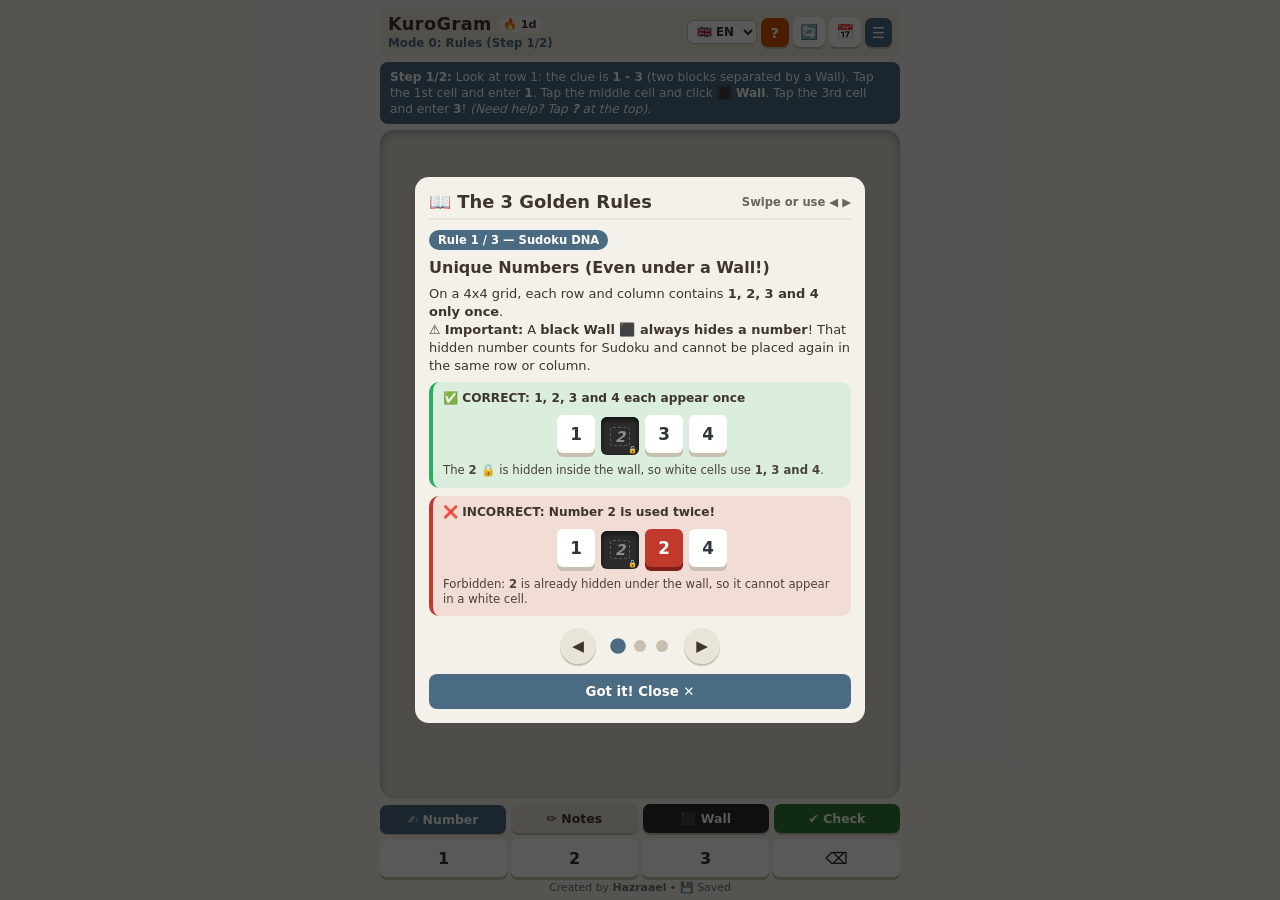
<file: index.html>
<!DOCTYPE html>
<html lang="fr">
<head>
    <meta charset="UTF-8">
    <meta name="viewport" content="width=device-width, initial-scale=1.0, maximum-scale=1.0, user-scalable=no">
    <title>KuroGram</title>
    <link rel="manifest" href="/kurogram/manifest.json">
    <link rel="icon" type="image/png" sizes="192x192" href="/kurogram/icon-192.png">
    <link rel="apple-touch-icon" href="/kurogram/icon-192.png">
    <meta name="theme-color" content="#4a6b82">
    <meta name="apple-mobile-web-app-capable" content="yes">
    <meta name="apple-mobile-web-app-status-bar-style" content="black-translucent">
    <link rel="stylesheet" href="style.css">
</head>
<body class="game-screen theme-paper">
    <!-- CONTENEUR DE NOTIFICATIONS INTÉGRÉES & DÉBLOCAGES -->
    <div id="toast-container" class="toast-container" aria-live="polite"></div>

    <div id="app">
        <!-- EN-TÊTE UNIFIÉ COMPACT -->
        <header class="top-bar">
            <div class="brand-col">
                <div class="brand-line">
                    <h1>KuroGram</h1>
                    <span id="streak-badge">🔥 1j</span>
                    <span id="lives-container" class="hidden">❤️❤️❤️❤️</span>
                </div>
                <div class="sub-status">
                    <span id="mode-label">Mode 0</span>
                    <select id="size-selector" class="size-selector hidden"></select>
                </div>
            </div>

            <div class="header-actions">
                <div id="timer-label" class="timer-pill hidden">⏱️ 00:00</div>
                <select id="lang-selector" class="lang-selector" title="Language / Langue / Idioma">
                    <option value="fr">🇫🇷 FR</option>
                    <option value="en">🇬🇧 EN</option>
                    <option value="es">🇪🇸 ES</option>
                </select>
                <button id="btn-help" class="icon-btn help-btn">?</button>
                <button id="btn-new-grid" class="icon-btn">🔄</button>
                <button id="btn-daily" class="icon-btn">📅</button>
                <button id="btn-menu" class="icon-btn menu-btn">
                    ☰<span id="menu-unlock-dot" class="unlock-dot hidden"></span>
                </button>
            </div>
        </header>

        <!-- BANDEAU TUTORIEL / GUIDAGE (Modes 0 et 1 uniquement) -->
        <div id="guide-banner" class="guide-banner hidden">
            <span id="guide-text"></span>
        </div>

        <!-- PLATEAU DE JEU 2.5D AUTO-ADAPTATIF -->
        <main class="board-wrapper" id="board-wrapper">
            <div id="grid-container" class="grid-container"></div>
        </main>

        <!-- ZONE DE CONTRÔLES TOUJOURS VISIBLE EN BAS -->
        <section class="controls-area">
            <div class="input-modes">
                <button id="tool-num" class="tool-btn active" data-i18n="toolNum">✍️ Chiffre</button>
                <button id="tool-note" class="tool-btn" data-i18n="toolNote">✏️ Notes</button>
                <button id="action-wall" class="tool-btn wall-action-btn" data-i18n="toolWall">⬛ Mur</button>
                <button id="btn-verify" class="tool-btn verify-btn" data-i18n="toolVerify">✔️ Vérifier</button>
            </div>

            <!-- PAVÉ NUMÉRIQUE COMPACT -->
            <div id="numpad" class="numpad"></div>

            <!-- BARRE DES 3 BONUS + CRÉDIT INTÉGRÉ -->
            <div id="bonus-bar" class="bonus-bar">
                <button id="bonus-hammer" class="bonus-btn">
                    <span class="bonus-icon" id="icon-b1">🔨</span>
                    <span class="bonus-name" id="name-b1">Tampon</span>
                    <span class="bonus-count" id="count-b1">3</span>
                </button>
                <button id="bonus-quill" class="bonus-btn">
                    <span class="bonus-icon" id="icon-b2">🪶</span>
                    <span class="bonus-name" id="name-b2">Plume</span>
                    <span class="bonus-count" id="count-b2">2</span>
                </button>
                <button id="bonus-pencil" class="bonus-btn">
                    <span class="bonus-icon" id="icon-b3">✏️</span>
                    <span class="bonus-name" id="name-b3">Crayon</span>
                    <span class="bonus-count" id="count-b3">3</span>
                </button>
            </div>
            <footer class="credits" id="footer-credits">
                <span data-i18n="createdBy">Créé par</span> <strong>Hazraael</strong> • <span id="save-indicator" data-i18n="saved">💾 Sauvegardé</span>
            </footer>
        </section>
    </div>

    <!-- MODALE : CARROUSEL VISUEL DES 3 RÈGLES (INJECTÉ PAR I18N.JS) -->
    <div id="modal-rules" class="modal hidden">
        <div class="modal-content rules-modal-content">
            <div class="rules-header">
                <h2 data-i18n="rulesModalTitle">📖 Les 3 Règles d'Or</h2>
                <span class="swipe-hint" data-i18n="swipeHint">Glissez ou utilisez ◀ ▶</span>
            </div>

            <div id="rules-carousel" class="rules-carousel">
                <div class="rule-slide" data-slide="0"></div>
                <div class="rule-slide hidden" data-slide="1"></div>
                <div class="rule-slide hidden" data-slide="2"></div>
            </div>

            <div class="carousel-nav">
                <button id="rule-prev" class="carousel-arrow">◀</button>
                <div class="carousel-dots">
                    <button class="carousel-dot active" data-dot="0"></button>
                    <button class="carousel-dot" data-dot="1"></button>
                    <button class="carousel-dot" data-dot="2"></button>
                </div>
                <button id="rule-next" class="carousel-arrow">▶</button>
            </div>

            <div class="rules-footer-actions">
                <button id="btn-close-rules" class="primary-btn" data-i18n="rulesCloseBtn">J'ai compris ! Fermer ✕</button>
                <button id="btn-rules-start-tuto" class="secondary-btn hidden" data-i18n="rulesStartTutoBtn">🎓 Faire le tutoriel guidé (Mode 0)</button>
            </div>
        </div>
    </div>

    <!-- MODALE : QUESTION AVANT LE PUZZLE DU JOUR -->
    <div id="modal-daily-check" class="modal hidden">
        <div class="modal-content center">
            <h2 data-i18n="dailyCheckTitle">📅 Défi du Jour (5x5)</h2>
            <p id="daily-check-desc"></p>
            <div class="end-actions">
                <button id="btn-daily-know-yes" class="primary-btn" data-i18n="dailyKnowYes"></button>
                <button id="btn-daily-know-no" class="secondary-btn" data-i18n="dailyKnowNo"></button>
                <button id="btn-daily-cancel" class="close-modal-btn" data-i18n="cancel"></button>
            </div>
        </div>
    </div>

    <!-- MENU UNIQUE CENTRALISÉ -->
    <div id="modal-hub" class="modal hidden">
        <div class="modal-content">
            <div class="hub-tabs">
                <button class="hub-tab active" data-tab="tab-modes" data-i18n="tabModes">⚙️ Modes</button>
                <button class="hub-tab" data-tab="tab-stats" data-i18n="tabStats">📊 Stats</button>
                <button class="hub-tab" data-tab="tab-themes" data-i18n="tabThemes">🏆 Thèmes</button>
            </div>

            <!-- ONGLET 1 : MODES & PARAMÈTRES -->
            <div id="tab-modes" class="tab-pane">
                <div class="mode-list" id="mode-list"></div>
                <hr>
                <label class="toggle-row">
                    <span data-i18n="engravedToggle">Chiffres gravés 🔒 dans les murs (Modes 0-3)</span>
                    <input type="checkbox" id="toggle-engraved" checked>
                </label>
                <div class="dev-unlock-box">
                    <input type="text" id="secret-code-input" placeholder="Code...">
                    <button id="btn-secret-code" class="primary-btn" data-i18n="validate">Valider</button>
                </div>
                <button id="btn-player-reset" class="danger-btn" style="margin-top:4px;" data-i18n="resetProgressBtn"></button>

                <!-- ZONE DE TEST MASQUÉE PAR DÉFAUT -->
                <div id="debug-zone" class="debug-zone hidden">
                    <strong data-i18n="devToolsTitle">🛠️ Outils Développeur (Test) :</strong>
                    <div class="debug-actions">
                        <button id="btn-debug-unlock" class="secondary-btn" data-i18n="debugUnlockBtn"></button>
                        <button id="btn-debug-reset" class="danger-btn" data-i18n="debugResetBtn"></button>
                    </div>
                </div>
            </div>

            <!-- ONGLET 2 : STATISTIQUES PERSONNELLES -->
            <div id="tab-stats" class="tab-pane hidden">
                <div class="stats-filter-row">
                    <label for="stats-size-filter"><strong data-i18n="statsShowLabel">Afficher :</strong></label>
                    <select id="stats-size-filter" class="size-selector"></select>
                </div>
                <div id="stats-grid" class="stats-grid"></div>
                <div id="stats-details" class="stats-details"></div>
            </div>

            <!-- ONGLET 3 : THÈMES & HAUTS-FAITS -->
            <div id="tab-themes" class="tab-pane hidden">
                <h3 data-i18n="themesTitle">Thèmes Visuels</h3>
                <div id="theme-selector" class="theme-list"></div>
                <h3 data-i18n="achievementsTitle">Hauts-Faits</h3>
                <div id="achievements-list" class="achievements-list"></div>
            </div>

            <button class="close-modal-btn" data-close="modal-hub" data-i18n="closeEsc">Fermer (Échap)</button>
        </div>
    </div>

    <!-- MODALE : VICTOIRE / DÉFAITE -->
    <div id="modal-end" class="modal hidden">
        <div class="modal-content center">
            <h2 id="end-title"></h2>
            <p id="end-message"></p>
            <div id="end-ad-info" class="ad-limit-box hidden"></div>
            <div class="end-actions">
                <button id="btn-extra-life" class="secondary-btn hidden"></button>
                <button id="btn-next-level" class="primary-btn"></button>
            </div>
        </div>
    </div>

    <!-- MODALE : CONFIRMATION INTÉGRÉE -->
    <div id="modal-confirm" class="modal hidden">
        <div class="modal-content center">
            <h2 id="confirm-title"></h2>
            <p id="confirm-message"></p>
            <div class="end-actions">
                <button id="btn-confirm-yes" class="primary-btn" data-i18n="confirm"></button>
                <button id="btn-confirm-no" class="close-modal-btn" data-i18n="cancel"></button>
            </div>
        </div>
    </div>

    <!-- MODALE : PUBLICITÉ RÉCOMPENSÉE -->
    <div id="modal-ad" class="modal hidden">
        <div class="modal-content center">
            <h2 id="ad-modal-title"></h2>
            <p id="ad-modal-desc"></p>
            <div id="ad-video-box" class="ad-video-box hidden">
                <div class="ad-spinner">⏳</div>
                <div id="ad-countdown-text"></div>
            </div>
            <div class="end-actions" id="ad-modal-buttons">
                <button id="btn-watch-ad" class="secondary-btn" data-i18n="adWatchBtn"></button>
                <button id="btn-cancel-ad" class="close-modal-btn" data-i18n="cancel"></button>
            </div>
        </div>
    </div>

    <script src="i18n.js"></script>
    <script src="game.js"></script>
</body>
</html>
</file>
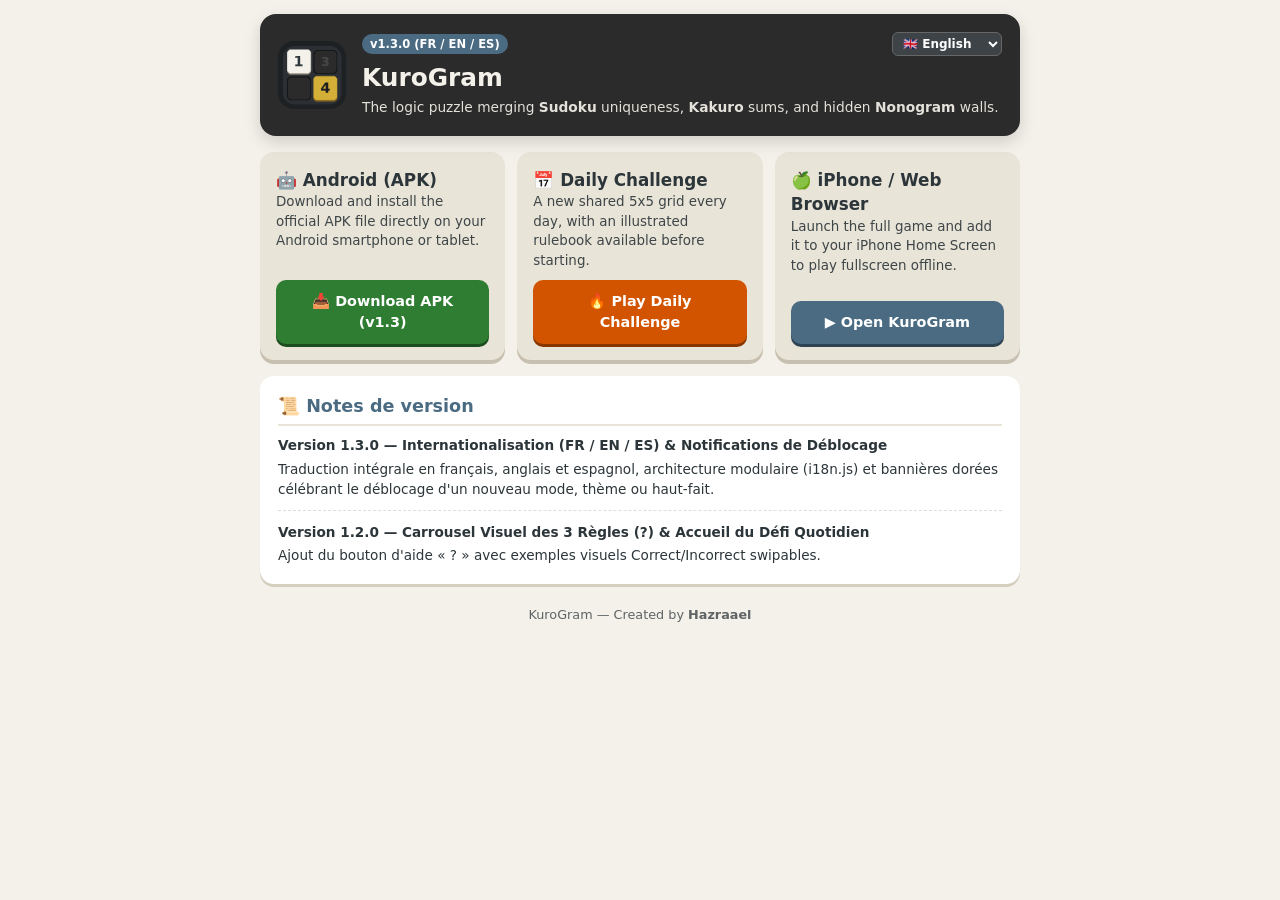
<file: portail.html>
<!DOCTYPE html>
<html lang="fr">
<head>
    <meta charset="UTF-8">
    <meta name="viewport" content="width=device-width, initial-scale=1.0">
    <title>KuroGram — Official Portal & Download</title>
    <link rel="manifest" href="/kurogram/manifest.json">
    <link rel="icon" type="image/png" sizes="192x192" href="/kurogram/icon-192.png">
    <link rel="apple-touch-icon" href="/kurogram/icon-192.png">
    <meta name="theme-color" content="#4a6b82">
    <style>
        :root { --bg: #f4f1ea; --card: #e9e4d8; --text: #2c3539; --accent: #4a6b82; --dark: #2b2b2b; }
        * { box-sizing: border-box; margin: 0; padding: 0; font-family: system-ui, -apple-system, sans-serif; }
        html, body {
            width: 100%; height: auto !important; min-height: 100%;
            overflow-x: hidden; overflow-y: auto !important;
            -webkit-overflow-scrolling: touch; touch-action: pan-y;
            background: var(--bg); color: var(--text); line-height: 1.45;
        }
        body { padding: 14px 12px 48px; }
        .container { max-width: 760px; margin: 0 auto; display: flex; flex-direction: column; gap: 16px; }
        .hero {
            background: var(--dark); color: #f4f1ea; padding: 18px; border-radius: 16px;
            display: flex; align-items: center; gap: 16px; position: relative;
            box-shadow: 0 6px 16px rgba(0,0,0,0.15);
        }
        .hero img { width: 68px; height: 68px; border-radius: 16px; flex-shrink: 0; }
        .hero-text { flex: 1; }
        .hero-text h1 { font-size: 1.55rem; margin-bottom: 2px; }
        .hero-text p { font-size: 0.86rem; opacity: 0.92; }
        .top-row { display: flex; justify-content: space-between; align-items: center; margin-bottom: 4px; }
        .badge { background: var(--accent); color: #fff; font-size: 0.72rem; padding: 2px 8px; border-radius: 10px; font-weight: 700; }
        .lang-switch { background: #3d4347; color: #fff; border: 1px solid #666; border-radius: 6px; padding: 3px 6px; font-weight: 700; font-size: 0.75rem; cursor: pointer; }
        .grid-cards { display: grid; grid-template-columns: repeat(auto-fit, minmax(220px, 1fr)); gap: 12px; }
        .card { background: var(--card); padding: 16px; border-radius: 14px; display: flex; flex-direction: column; justify-content: space-between; gap: 10px; box-shadow: 0 4px 0 #c7c0b0; }
        .card h2 { font-size: 1.05rem; }
        .card p { font-size: 0.84rem; opacity: 0.9; }
        .btn { display: block; text-align: center; text-decoration: none; padding: 11px 14px; border-radius: 10px; font-weight: 800; font-size: 0.9rem; background: var(--accent); color: #fff; box-shadow: 0 3px 0 #2d4352; }
        .btn-apk { background: #2e7d32; box-shadow: 0 3px 0 #1b4d1e; }
        .btn-daily { background: #d35400; box-shadow: 0 3px 0 #873600; }
        .section-box { background: #fff; padding: 18px; border-radius: 14px; box-shadow: 0 3px 0 #d5cfc0; }
        .section-box h2 { font-size: 1.1rem; margin-bottom: 10px; color: var(--accent); border-bottom: 2px solid var(--card); padding-bottom: 5px; }
        .version-item { margin-bottom: 12px; padding-bottom: 10px; border-bottom: 1px dashed #ddd; font-size: 0.85rem; }
        .version-item:last-child { border-bottom: none; margin-bottom: 0; padding-bottom: 0; }
        footer { text-align: center; font-size: 0.8rem; opacity: 0.75; margin-top: 6px; }
    </style>
</head>
<body>
    <div class="container">
        <header class="hero">
            <img src="icon-192.png" alt="KuroGram">
            <div class="hero-text">
                <div class="top-row">
                    <span class="badge">v1.3.0 (FR / EN / ES)</span>
                    <select id="portal-lang" class="lang-switch">
                        <option value="fr">🇫🇷 Français</option>
                        <option value="en">🇬🇧 English</option>
                        <option value="es">🇪🇸 Español</option>
                    </select>
                </div>
                <h1>KuroGram</h1>
                <p id="p-sub">Le casse-tête logique qui fusionne l'unicité du <strong>Sudoku</strong>, les sommes du <strong>Kakuro</strong> et les murs cachés du <strong>Nonogram</strong>.</p>
            </div>
        </header>

        <section class="grid-cards">
            <div class="card">
                <div>
                    <h2>🤖 Android (APK)</h2>
                    <p id="p-apk-desc">Téléchargez et installez directement le fichier APK officiel sur votre smartphone ou tablette Android.</p>
                </div>
                <a href="KuroGram.apk" download class="btn btn-apk" id="p-apk-btn">📥 Télécharger l'APK (v1.3)</a>
            </div>
            <div class="card">
                <div>
                    <h2 id="p-daily-title">📅 Exercice du Jour</h2>
                    <p id="p-daily-desc">Chaque jour, une grille 5x5 commune à tous les joueurs avec rappel illustré des règles.</p>
                </div>
                <a href="index.html?daily=1" class="btn btn-daily" id="p-daily-btn">🔥 Jouer au Défi du Jour</a>
            </div>
            <div class="card">
                <div>
                    <h2 id="p-web-title">🍏 iPhone / Navigateur</h2>
                    <p id="p-web-desc">Lancez le jeu complet et ajoutez-le sur l'écran d'accueil de votre iPhone pour jouer hors-ligne.</p>
                </div>
                <a href="index.html" class="btn" id="p-web-btn">▶️ Ouvrir KuroGram</a>
            </div>
        </section>

        <section class="section-box">
            <h2 id="p-changelog-title">📜 Notes de version</h2>
            <div class="version-item">
                <strong>Version 1.3.0 — Internationalisation (FR / EN / ES) & Notifications de Déblocage</strong>
                <p style="margin-top:4px;">Traduction intégrale en français, anglais et espagnol, architecture modulaire (<code>i18n.js</code>) et bannières dorées célébrant le déblocage d'un nouveau mode, thème ou haut-fait.</p>
            </div>
            <div class="version-item">
                <strong>Version 1.2.0 — Carrousel Visuel des 3 Règles (?) & Accueil du Défi Quotidien</strong>
                <p style="margin-top:4px;">Ajout du bouton d'aide « ? » avec exemples visuels Correct/Incorrect swipables.</p>
            </div>
        </section>

        <footer>KuroGram — Created by <strong>Hazraael</strong></footer>
    </div>

    <script>
        const PORTAL_TEXTS = {
            fr: {
                sub: "Le casse-tête logique qui fusionne l'unicité du <strong>Sudoku</strong>, les sommes du <strong>Kakuro</strong> et les murs cachés du <strong>Nonogram</strong>.",
                apkDesc: "Téléchargez et installez directement le fichier APK officiel sur votre smartphone Android.",
                apkBtn: "📥 Télécharger l'APK (v1.3)",
                dailyTitle: "📅 Exercice du Jour",
                dailyDesc: "Chaque jour, une grille 5x5 commune à tous les joueurs avec rappel illustré des règles.",
                dailyBtn: "🔥 Jouer au Défi du Jour",
                webTitle: "🍏 iPhone / Navigateur",
                webDesc: "Lancez le jeu complet et ajoutez-le sur l'écran d'accueil de votre iPhone pour jouer hors-ligne.",
                webBtn: "▶️ Ouvrir KuroGram"
            },
            en: {
                sub: "The logic puzzle merging <strong>Sudoku</strong> uniqueness, <strong>Kakuro</strong> sums, and hidden <strong>Nonogram</strong> walls.",
                apkDesc: "Download and install the official APK file directly on your Android smartphone or tablet.",
                apkBtn: "📥 Download APK (v1.3)",
                dailyTitle: "📅 Daily Challenge",
                dailyDesc: "A new shared 5x5 grid every day, with an illustrated rulebook available before starting.",
                dailyBtn: "🔥 Play Daily Challenge",
                webTitle: "🍏 iPhone / Web Browser",
                webDesc: "Launch the full game and add it to your iPhone Home Screen to play fullscreen offline.",
                webBtn: "▶️ Open KuroGram"
            },
            es: {
                sub: "El rompecabezas lógico que fusiona la unicidad del <strong>Sudoku</strong>, las sumas del <strong>Kakuro</strong> y los muros del <strong>Nonogram</strong>.",
                apkDesc: "Descarga e instala directamente el archivo APK oficial en tu teléfono o tableta Android.",
                apkBtn: "📥 Descargar APK (v1.3)",
                dailyTitle: "📅 Desafío Diario",
                dailyDesc: "Cada día, una cuadrícula 5x5 común para todos los jugadores con guía ilustrada.",
                dailyBtn: "🔥 Jugar Desafío Diario",
                webTitle: "🍏 iPhone / Navegador",
                webDesc: "Inicia el juego completo y añádelo a la pantalla de inicio de tu iPhone para jugar sin conexión.",
                webBtn: "▶️ Abrir KuroGram"
            }
        };
        const sel = document.getElementById('portal-lang');
        const saved = localStorage.getItem('kurogram_lang') || (navigator.language || 'fr').slice(0,2);
        sel.value = PORTAL_TEXTS[saved] ? saved : 'fr';
        function updatePortalLang(l) {
            localStorage.setItem('kurogram_lang', l);
            const d = PORTAL_TEXTS[l] || PORTAL_TEXTS.fr;
            document.getElementById('p-sub').innerHTML = d.sub;
            document.getElementById('p-apk-desc').textContent = d.apkDesc;
            document.getElementById('p-apk-btn').textContent = d.apkBtn;
            document.getElementById('p-daily-title').textContent = d.dailyTitle;
            document.getElementById('p-daily-desc').textContent = d.dailyDesc;
            document.getElementById('p-daily-btn').textContent = d.dailyBtn;
            document.getElementById('p-web-title').textContent = d.webTitle;
            document.getElementById('p-web-desc').textContent = d.webDesc;
            document.getElementById('p-web-btn').textContent = d.webBtn;
        }
        sel.addEventListener('change', (e) => updatePortalLang(e.target.value));
        updatePortalLang(sel.value);
    </script>
</body>
</html>
</file>
<file: style.css>
:root {
    --bg-main: #f4f1ea;
    --bg-board: #e2ddd2;
    --tile-top: #ffffff;
    --tile-side: #c7c0b0;
    --tile-text: #2c3539;
    --wall-bg: #2b2b2b;
    --wall-inner-shadow: #141414;
    --wall-engraved: #8c8c8c;
    --clue-bg: #e9e4d8;
    --clue-text: #3d352e;
    --accent: #4a6b82;
}

body.theme-stone {
    --bg-main: #2c3034;
    --bg-board: #1e2124;
    --tile-top: #d6d2c4;
    --tile-side: #8e8878;
    --tile-text: #1c1c1c;
    --wall-bg: #16181a;
    --wall-inner-shadow: #090a0b;
    --wall-engraved: #737b82;
    --clue-bg: #383d42;
    --clue-text: #e0dcd0;
    --accent: #c08552;
}

body.theme-slate {
    --bg-main: #181b20;
    --bg-board: #111317;
    --tile-top: #262b33;
    --tile-side: #14171c;
    --tile-text: #e6e1d6;
    --wall-bg: #0c0e12;
    --wall-inner-shadow: #050608;
    --wall-engraved: #626d80;
    --clue-bg: #20242b;
    --clue-text: #d4af37;
    --accent: #b89230;
}

* { box-sizing: border-box; margin: 0; padding: 0; font-family: system-ui, -apple-system, sans-serif; }

html, body {
    width: 100%;
    min-height: 100dvh;
    background-color: var(--bg-main);
    color: var(--tile-text);
    transition: background-color 0.3s;
}

body.game-screen {
    height: 100dvh;
    overflow: hidden;
    user-select: none;
    display: flex;
    justify-content: center;
}

#app {
    width: 100%;
    max-width: 540px;
    height: 100dvh;
    display: flex;
    flex-direction: column;
    justify-content: space-between;
    padding: 8px 10px 6px 10px;
    gap: 6px;
    overflow: hidden;
}

/* NOTIFICATIONS INTÉGRÉES & BANNIÈRE DORÉE DE DÉBLOCAGE */
.toast-container {
    position: fixed;
    top: 12px;
    left: 50%;
    transform: translateX(-50%);
    z-index: 250;
    width: 92%;
    max-width: 460px;
    display: flex;
    flex-direction: column;
    gap: 6px;
    pointer-events: none;
}
.toast {
    pointer-events: auto;
    background: #2c3539;
    color: #fff;
    padding: 10px 14px;
    border-radius: 10px;
    font-size: 0.84rem;
    font-weight: 600;
    line-height: 1.35;
    box-shadow: 0 6px 16px rgba(0,0,0,0.3);
    display: flex;
    justify-content: space-between;
    align-items: center;
    gap: 10px;
    border-left: 5px solid var(--accent);
    animation: toastIn 0.25s ease;
}
.toast.toast-success { border-left-color: #2ecc71; background: #1e3a28; }
.toast.toast-warn { border-left-color: #f39c12; background: #3a2e18; }
.toast.toast-error { border-left-color: #e74c3c; background: #3d1c1c; }

/* Style festif pour le déblocage d'un Mode, Thème ou Haut-Fait */
.toast.toast-unlock {
    background: linear-gradient(135deg, #2c220e 0%, #4a3510 100%);
    border: 2px solid #f1c40f;
    border-left: 6px solid #f1c40f;
    color: #fff8e7;
    box-shadow: 0 8px 24px rgba(241, 196, 15, 0.35);
    animation: unlockPop 0.4s cubic-bezier(0.175, 0.885, 0.32, 1.275);
}
@keyframes unlockPop {
    0% { opacity: 0; transform: scale(0.85) translateY(-15px); }
    100% { opacity: 1; transform: scale(1) translateY(0); }
}
.toast-close {
    background: rgba(255,255,255,0.15);
    color: #fff;
    border: none;
    border-radius: 6px;
    padding: 3px 7px;
    cursor: pointer;
    font-weight: 800;
}
@keyframes toastIn {
    from { opacity: 0; transform: translateY(-10px); }
    to { opacity: 1; transform: translateY(0); }
}

/* EN-TÊTE UNIFIÉ */
.top-bar {
    display: flex;
    justify-content: space-between;
    align-items: center;
    background: var(--clue-bg);
    padding: 6px 8px;
    border-radius: 10px;
    flex-shrink: 0;
}
.brand-col { display: flex; flex-direction: column; gap: 2px; }
.brand-line { display: flex; align-items: center; gap: 5px; }
.brand-line h1 { font-size: 1.1rem; letter-spacing: 0.5px; color: var(--clue-text); }
#streak-badge { background: var(--bg-main); padding: 2px 6px; border-radius: 10px; font-size: 0.7rem; font-weight: bold; color: var(--clue-text); }
#lives-container { font-size: 0.72rem; letter-spacing: -1px; }

.sub-status { display: flex; align-items: center; gap: 6px; font-size: 0.74rem; font-weight: 700; color: var(--accent); }
.size-selector, .lang-selector {
    background: var(--tile-top); color: var(--tile-text);
    border: 1px solid var(--tile-side); border-radius: 6px;
    padding: 3px 5px; font-weight: 700; font-size: 0.74rem; cursor: pointer;
}

.header-actions { display: flex; align-items: center; gap: 4px; }
.timer-pill {
    background: var(--bg-main); color: var(--accent);
    padding: 5px 6px; border-radius: 7px; font-size: 0.75rem;
    font-weight: 800; font-variant-numeric: tabular-nums;
}
.icon-btn {
    position: relative;
    background: var(--tile-top); color: var(--clue-text);
    border: none; padding: 6px 7px; border-radius: 7px;
    font-size: 0.92rem; cursor: pointer; box-shadow: 0 2px 0 var(--tile-side);
}
.icon-btn:active { transform: translateY(2px); box-shadow: none; }
.icon-btn.active-daily { background: var(--accent); color: #fff; }
.help-btn { font-weight: 900; background: #d35400; color: #fff; min-width: 28px; }
.menu-btn { font-weight: 900; background: var(--accent); color: #fff; }

/* Pastille lumineuse sur le bouton menu ☰ quand un nouveau déblocage est disponible */
.unlock-dot {
    position: absolute;
    top: -4px;
    right: -4px;
    width: 11px;
    height: 11px;
    background: #f1c40f;
    border: 2px solid #c0392b;
    border-radius: 50%;
    animation: dotPulse 1s infinite alternate;
}
@keyframes dotPulse {
    from { transform: scale(1); }
    to { transform: scale(1.3); }
}

/* BANDEAU TUTORIEL COMPACT */
.guide-banner {
    background: var(--accent); color: #fff; padding: 7px 10px;
    border-radius: 8px; font-size: 0.76rem; line-height: 1.32;
    flex-shrink: 0;
}
.hidden { display: none !important; }

/* PLATEAU 2.5D FLEXIBLE */
.board-wrapper {
    flex: 1;
    min-height: 0;
    width: 100%;
    background: var(--bg-board);
    padding: 8px;
    border-radius: 14px;
    box-shadow: inset 0 3px 8px rgba(0,0,0,0.25);
    overflow: auto;
    display: flex;
}

.grid-container {
    display: grid;
    gap: 6px;
    align-items: center;
    justify-items: center;
    width: max-content;
    margin: auto;
}
.grid-container.compact-grid { gap: 3px; }

.corner-cell {
    position: sticky; top: 0; left: 0; z-index: 6;
    width: 100%; height: 100%;
    background: var(--bg-board);
    box-shadow: 2px 2px 0 var(--bg-board);
}

/* CASES INDICES */
.clue-cell {
    background: var(--clue-bg); color: var(--clue-text);
    border-radius: 5px; display: flex;
    font-weight: 700; font-size: 0.76rem;
}
.clue-cell.col-clue {
    position: sticky; top: 0; z-index: 4;
    width: 100%; height: 100%;
    flex-direction: column; justify-content: flex-end; align-items: center;
    padding: 4px 2px;
    box-shadow: 0 3px 0 var(--bg-board), 0 4px 5px rgba(0,0,0,0.2);
}
.clue-cell.row-clue {
    position: sticky; left: 0; z-index: 4;
    width: 100%; min-width: max-content; height: 100%;
    flex-direction: row; align-items: center; justify-content: flex-end;
    padding: 0 8px; white-space: nowrap;
    box-shadow: 3px 0 0 var(--bg-board), 4px 0 5px rgba(0,0,0,0.2);
}
.clue-cell.valid-clue { opacity: 0.42; text-decoration: line-through; }

/* TUILES DE JEU EN RELIEF 3D */
.tile {
    background: var(--tile-top); color: var(--tile-text);
    border-radius: 7px; position: relative; cursor: pointer;
    display: flex; justify-content: center; align-items: center;
    font-weight: 800;
    box-shadow: 0 5px 0 var(--tile-side), 0 6px 8px rgba(0,0,0,0.2);
    transform: translateY(-2px);
    transition: transform 0.1s ease, box-shadow 0.1s ease, background-color 0.15s;
}
.compact-grid .tile {
    border-radius: 5px;
    box-shadow: 0 3px 0 var(--tile-side), 0 3px 4px rgba(0,0,0,0.18);
    transform: translateY(-1px);
}
.tile.selected { outline: 2.5px solid var(--accent); z-index: 2; }

/* CASE MUR ET CHIFFRE GRAVÉ DISTINCTIF */
.tile.wall {
    background: var(--wall-bg);
    color: var(--wall-engraved);
    transform: translateY(2px);
    box-shadow: inset 0 3px 6px var(--wall-inner-shadow);
}
.compact-grid .tile.wall { transform: translateY(1px); }

.tile.wall .tile-value {
    font-size: 0.82em;
    font-style: italic;
    padding: 1px 5px;
    border: 1px dashed rgba(255,255,255,0.18);
    border-radius: 4px;
    background: rgba(0,0,0,0.25);
}
.wall-lock-badge {
    position: absolute; bottom: 2px; right: 3px;
    font-size: 0.48rem; opacity: 0.65; pointer-events: none;
}
.tile.wall.hide-engraved .tile-value,
.tile.wall.hide-engraved .wall-lock-badge { visibility: hidden; }

/* NOTES CANDIDATS */
.notes-grid {
    position: absolute; inset: 2px;
    display: grid; grid-template-columns: repeat(3, 1fr);
    font-size: 0.52rem; font-weight: 700; color: var(--accent);
    pointer-events: none; line-height: 1;
}
.notes-grid span { display: flex; justify-content: center; align-items: center; }

/* ANIMATIONS */
@keyframes waveJump {
    0%, 100% { transform: translateY(-2px) scale(1); }
    50% { transform: translateY(-9px) scale(1.06); }
}
.tile.wave-anim { animation: waveJump 0.4s ease; }

@keyframes pencilPulse {
    0%, 100% { box-shadow: 0 4px 0 var(--tile-side), 0 0 0 0 rgba(245, 176, 65, 0); }
    50% { box-shadow: 0 4px 0 var(--tile-side), 0 0 0 5px rgba(245, 176, 65, 0.85); }
}
.tile.bonus-highlight { animation: pencilPulse 0.7s ease 3; }

@keyframes errorFlash {
    0%, 100% { background-color: var(--tile-top); }
    50% { background-color: #e74c3c; color: #fff; }
}
.tile.error-highlight { animation: errorFlash 0.45s ease 3; }

@keyframes screenShake {
    0%, 100% { transform: translate(0, 0); }
    25% { transform: translate(-5px, 3px); }
    50% { transform: translate(5px, -3px); }
    75% { transform: translate(-3px, -2px); }
}
.shake { animation: screenShake 0.3s ease; }

/* CONTRÔLES DU BAS */
.controls-area { display: flex; flex-direction: column; gap: 6px; flex-shrink: 0; }
.input-modes { display: grid; grid-template-columns: repeat(4, 1fr); gap: 5px; }
.tool-btn {
    padding: 7px 4px; border-radius: 7px; border: none; font-weight: 700; font-size: 0.78rem;
    background: var(--clue-bg); color: var(--clue-text); cursor: pointer;
    box-shadow: 0 2px 0 var(--tile-side);
}
.tool-btn.active { background: var(--accent); color: #fff; transform: translateY(1px); box-shadow: 0 1px 0 var(--tile-side); }
.tool-btn.wall-action-btn { background: var(--wall-bg); color: #fff; }
.tool-btn.verify-btn { background: #2e7d32; color: #fff; }

.numpad {
    display: grid;
    grid-template-columns: repeat(auto-fit, minmax(36px, 1fr));
    gap: 4px;
}
.numpad.hexa-pad { grid-template-columns: repeat(9, 1fr); }
.num-btn {
    position: relative;
    height: 38px;
    background: var(--tile-top); color: var(--tile-text);
    border: none; border-radius: 6px; font-size: 1rem; font-weight: 800;
    box-shadow: 0 3px 0 var(--tile-side); cursor: pointer;
    display: flex; justify-content: center; align-items: center;
}
.num-btn:active { transform: translateY(2px); box-shadow: 0 1px 0 var(--tile-side); }
.num-sub {
    position: absolute; top: 2px; right: 3px;
    font-size: 0.56rem; font-weight: 800; color: var(--accent);
    line-height: 1; opacity: 0.9;
}

.bonus-bar { display: grid; grid-template-columns: repeat(3, 1fr); gap: 6px; }
.bonus-btn {
    display: flex; align-items: center; justify-content: center; gap: 5px;
    padding: 7px 4px; border-radius: 8px; border: none; cursor: pointer;
    background: var(--clue-bg); color: var(--clue-text); font-weight: 700; font-size: 0.8rem;
    box-shadow: 0 3px 0 var(--tile-side);
}
.bonus-btn:active { transform: translateY(2px); box-shadow: 0 1px 0 var(--tile-side); }
.bonus-count { background: var(--accent); color: #fff; font-size: 0.7rem; padding: 1px 5px; border-radius: 8px; }
.bonus-count.empty-count { background: #c0392b; }

.credits { text-align: center; font-size: 0.68rem; opacity: 0.7; color: var(--clue-text); line-height: 1; cursor: pointer; }

/* MODALES & CARROUSEL VISUEL DES RÈGLES */
.modal {
    position: fixed; inset: 0; background: rgba(0,0,0,0.65);
    display: flex; justify-content: center; align-items: center; padding: 10px; z-index: 100;
}
.modal-content {
    background: var(--bg-main); color: var(--clue-text);
    width: 100%; max-width: 450px; max-height: 90dvh; overflow-y: auto;
    padding: 14px; border-radius: 14px; display: flex; flex-direction: column; gap: 10px;
}
.modal-content.center { text-align: center; }

.rules-header {
    display: flex; justify-content: space-between; align-items: center;
    border-bottom: 2px solid var(--clue-bg); padding-bottom: 6px;
}
.rules-header h2 { font-size: 1.12rem; }
.swipe-hint { font-size: 0.72rem; opacity: 0.75; font-weight: 600; }

.rules-carousel { position: relative; overflow: hidden; touch-action: pan-y; cursor: grab; }
.rules-carousel:active { cursor: grabbing; }

.rule-slide { display: flex; flex-direction: column; gap: 8px; animation: fadeSlide 0.22s ease; }
@keyframes fadeSlide {
    from { opacity: 0.3; transform: translateX(8px); }
    to { opacity: 1; transform: translateX(0); }
}

.rule-badge {
    align-self: flex-start; background: var(--accent); color: #fff;
    font-size: 0.72rem; font-weight: 800; padding: 3px 9px; border-radius: 12px;
}
.rule-slide h3 { font-size: 1rem; color: var(--clue-text); }
.rule-desc { font-size: 0.81rem; line-height: 1.38; }

.example-box {
    padding: 9px 10px; border-radius: 10px;
    display: flex; flex-direction: column; gap: 6px; border-left: 4px solid transparent;
}
.example-box.ex-good { background: rgba(46, 204, 113, 0.12); border-left-color: #27ae60; }
.example-box.ex-bad { background: rgba(231, 76, 60, 0.12); border-left-color: #c0392b; }
.ex-title { font-size: 0.76rem; font-weight: 800; }
.ex-caption { font-size: 0.73rem; line-height: 1.3; opacity: 0.92; }

.mini-row { display: flex; align-items: center; justify-content: center; gap: 6px; padding: 4px 0; }
.mini-clue {
    background: var(--clue-bg); color: var(--clue-text);
    font-weight: 800; font-size: 0.78rem; padding: 8px 9px; border-radius: 6px; white-space: nowrap;
}
.mini-tile {
    width: 38px; height: 38px; background: var(--tile-top); color: var(--tile-text);
    border-radius: 6px; display: flex; justify-content: center; align-items: center;
    font-weight: 800; font-size: 1.05rem; box-shadow: 0 4px 0 var(--tile-side); position: relative;
}
.mini-tile.mini-wall {
    background: var(--wall-bg); color: var(--wall-engraved);
    box-shadow: inset 0 3px 5px var(--wall-inner-shadow);
    transform: translateY(2px); font-style: italic; font-size: 0.92rem;
}
.mini-tile.mini-wall span { border: 1px dashed rgba(255,255,255,0.22); padding: 0 4px; border-radius: 3px; }
.mini-tile.mini-wall small { position: absolute; bottom: 1px; right: 2px; font-size: 0.45rem; font-style: normal; }
.mini-tile.mini-err { background: #c0392b; color: #fff; box-shadow: 0 4px 0 #7f1d1d; }

.carousel-nav { display: flex; justify-content: center; align-items: center; gap: 16px; margin-top: 2px; }
.carousel-arrow {
    background: var(--clue-bg); color: var(--clue-text); border: none;
    width: 36px; height: 36px; border-radius: 50%; font-size: 0.95rem; font-weight: 900;
    cursor: pointer; box-shadow: 0 2px 0 var(--tile-side);
}
.carousel-arrow:active { transform: translateY(2px); box-shadow: none; }
.carousel-dots { display: flex; gap: 10px; align-items: center; }
.carousel-dot {
    width: 12px; height: 12px; border-radius: 50%; border: none;
    background: var(--tile-side); cursor: pointer; transition: transform 0.2s, background-color 0.2s;
}
.carousel-dot.active { background: var(--accent); transform: scale(1.3); }
.rules-footer-actions { display: flex; flex-direction: column; gap: 6px; }

.hub-tabs { display: grid; grid-template-columns: repeat(3, 1fr); gap: 6px; }
.hub-tab {
    padding: 8px; border-radius: 8px; border: none; font-weight: 700; font-size: 0.82rem;
    background: var(--clue-bg); color: var(--clue-text); cursor: pointer;
}
.hub-tab.active { background: var(--accent); color: #fff; }
.tab-pane { display: flex; flex-direction: column; gap: 8px; }

.stats-filter-row {
    display: flex; justify-content: space-between; align-items: center;
    background: var(--clue-bg); padding: 8px 10px; border-radius: 8px; font-size: 0.82rem;
}
.stats-grid { display: grid; grid-template-columns: repeat(2, 1fr); gap: 8px; }
.stat-card { background: var(--clue-bg); padding: 9px; border-radius: 8px; text-align: center; }
.stat-card .stat-val { font-size: 1.25rem; font-weight: 800; color: var(--accent); }
.stat-card .stat-lbl { font-size: 0.72rem; opacity: 0.85; }
.stats-details {
    background: var(--clue-bg); padding: 10px; border-radius: 8px;
    font-size: 0.8rem; display: flex; flex-direction: column; gap: 5px;
}
.stats-row { display: flex; justify-content: space-between; border-bottom: 1px solid rgba(0,0,0,0.06); padding-bottom: 3px; }

.ad-limit-box {
    background: var(--clue-bg); padding: 10px; border-radius: 8px;
    font-size: 0.82rem; line-height: 1.35; border-left: 4px solid #e67e22;
}
.ad-video-box {
    background: #111; color: #fff; padding: 20px; border-radius: 10px;
    display: flex; flex-direction: column; align-items: center; gap: 8px; font-weight: 700;
}
.ad-spinner { font-size: 1.8rem; }
.end-actions { display: flex; flex-direction: column; gap: 8px; margin-top: 4px; }

.mode-item, .theme-item, .ach-item {
    padding: 8px 10px; border-radius: 8px; background: var(--clue-bg);
    display: flex; justify-content: space-between; align-items: center; margin-bottom: 4px;
}
.mode-item.locked, .theme-item.locked, .ach-item.locked { opacity: 0.5; }
.toggle-row { display: flex; justify-content: space-between; align-items: center; font-size: 0.82rem; padding: 4px 0; }
.primary-btn, .close-modal-btn {
    padding: 10px 12px; background: var(--accent); color: #fff;
    border: none; border-radius: 8px; font-weight: 700; cursor: pointer;
}
.secondary-btn { padding: 10px; background: #e67e22; color: #fff; border: none; border-radius: 8px; font-weight: 700; cursor: pointer; font-size: 0.84rem; }
.danger-btn { padding: 8px; background: #c0392b; color: #fff; border: none; border-radius: 8px; font-weight: 700; cursor: pointer; font-size: 0.78rem; }
.dev-unlock-box { display: flex; gap: 6px; }
.dev-unlock-box input { flex: 1; padding: 7px; border-radius: 6px; border: 1px solid var(--tile-side); }
.debug-zone { background: rgba(0,0,0,0.06); padding: 8px; border-radius: 8px; display: flex; flex-direction: column; gap: 6px; font-size: 0.8rem; }
.debug-actions { display: grid; grid-template-columns: 1fr 1fr; gap: 6px; }
</file>
